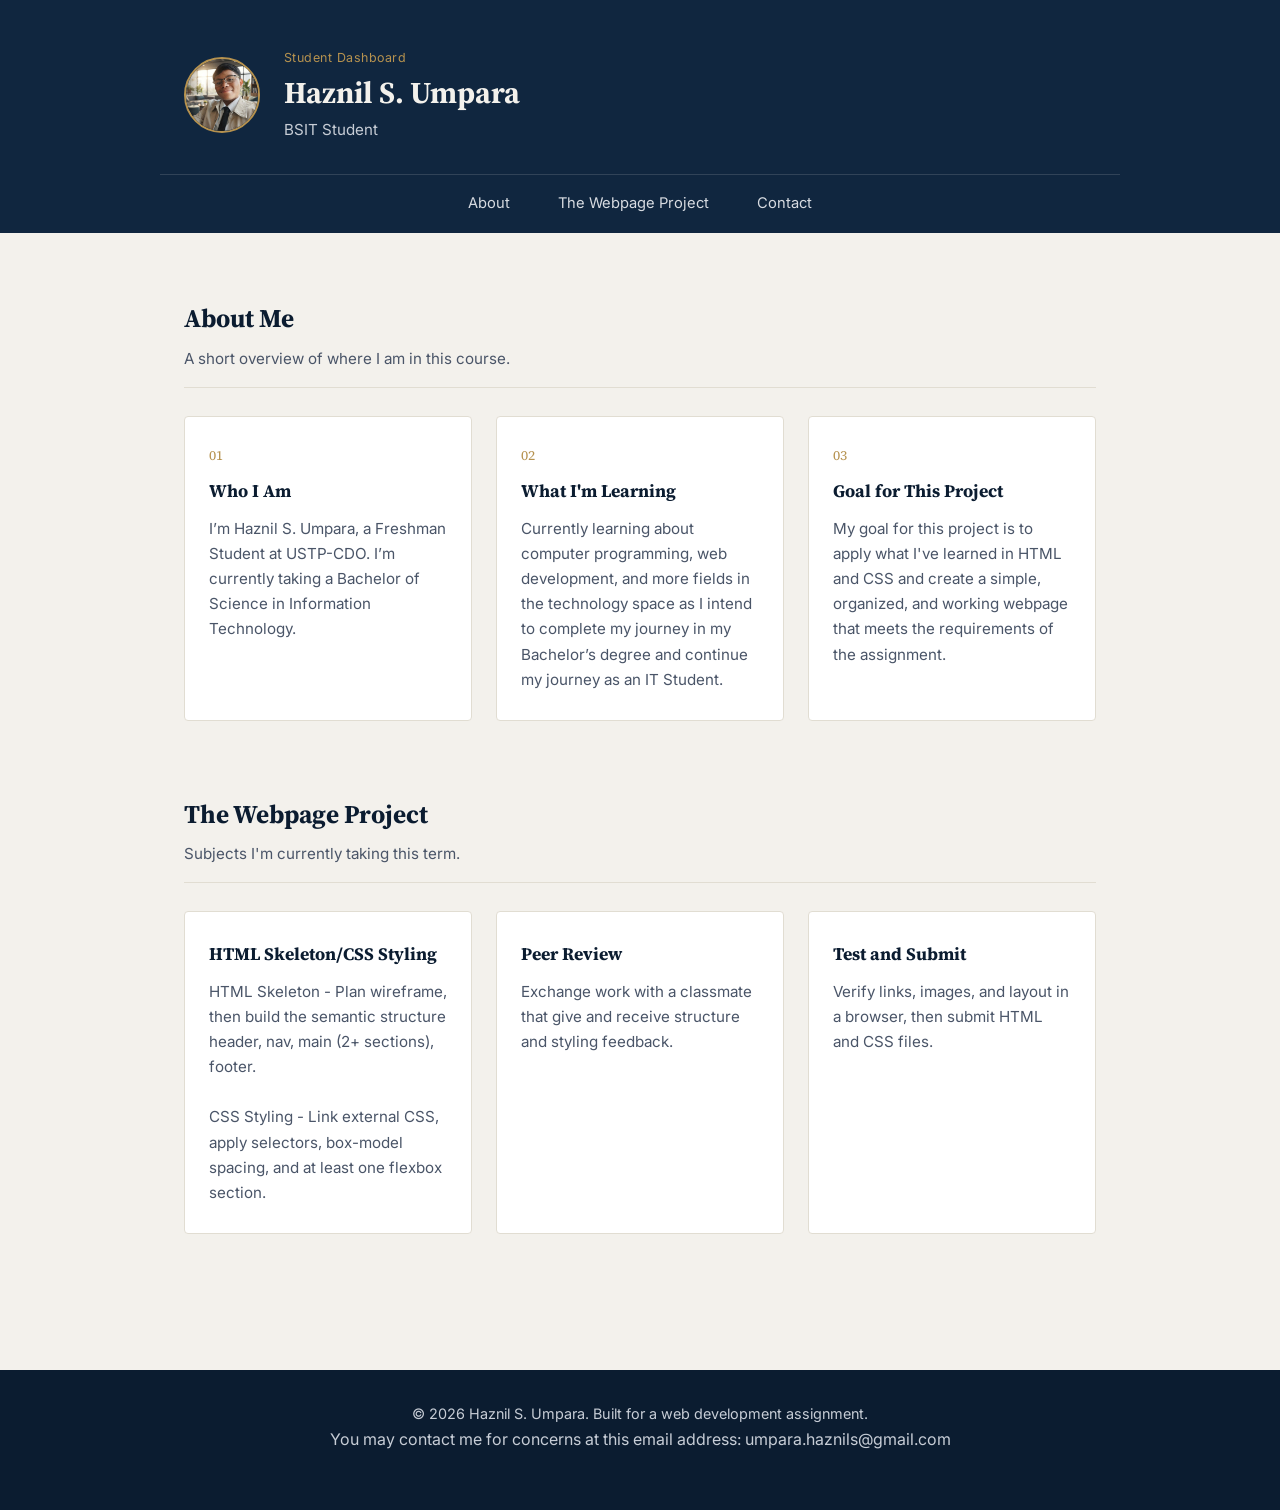
<file: index.html>
<!DOCTYPE html>
<html lang="en">
<head>
  <meta charset="UTF-8" />
  <meta name="viewport" content="width=device-width, initial-scale=1.0" />
  <title>Haznil S. Umpara | Student Dashboard</title>
  <link rel="preconnect" href="https://fonts.googleapis.com">
  <link rel="preconnect" href="https://fonts.gstatic.com" crossorigin>
  <link href="https://fonts.googleapis.com/css2?family=Source+Serif+4:wght@500;600;700&family=Inter:wght@400;500;600&display=swap" rel="stylesheet">
  <link rel="stylesheet" href="Haznil S. Umpara.css" />
</head>
<body>
  <header class="site-header">
    <div class="header-inner">
      <img
        class="avatar"
        src="Photo.jpg"alt="My Photo"/>
      <div class="header-text">
        <p class="eyebrow">Student Dashboard</p>
        <h1>Haznil S. Umpara</h1>
        <p class="role">BSIT Student</p>
      </div>
    </div>

    <nav class="site-nav">
      <a href="#about">About</a>
      <a href="#courses">The Webpage Project</a>
      <a href="#footer-links">Contact</a>
    </nav>
  </header>

  <main>

    <section id="about" class="section about-section">
      <div class="section-head">
        <h2>About Me</h2>
        <p class="section-sub">A short overview of where I am in this course.</p>
      </div>

      <div class="about-flex">
        <div class="about-card">
          <span class="card-index">01</span>
          <h3>Who I Am</h3>
          <p>I’m Haznil S. Umpara, a Freshman Student at USTP-CDO. I’m currently taking a Bachelor of Science in Information Technology.</p>
        </div>
        <div class="about-card">
          <span class="card-index">02</span>
          <h3>What I'm Learning</h3>
          <p>
Currently learning about computer programming, web development, and more fields in the technology space as I intend to complete my journey in my Bachelor’s degree and continue my journey as an IT Student.          </p>
        </div>
        <div class="about-card">
          <span class="card-index">03</span>
          <h3>Goal for This Project</h3>
          <p>
           My goal for this project is to apply what I've learned in HTML and CSS and create a simple, organized, and working webpage that meets the requirements of the assignment.
          </p>
        </div>
      </div>
    </section>

    <section id="courses" class="section courses-section">
      <div class="section-head">
        <h2>The Webpage Project</h2>
        <p class="section-sub">Subjects I'm currently taking this term.</p>
      </div>

      <div class="courses-flex">
        <article class="course-card">
          <h3>HTML Skeleton/CSS Styling</h3>
          <p>HTML Skeleton - Plan wireframe, then build the semantic structure header, nav, main (2+ sections), footer.<br><br> CSS Styling - Link external CSS, apply selectors, box-model spacing, and at least one flexbox section.</p>
        </article>
        <article class="course-card">
          <h3>Peer Review</h3>
          <p>Exchange work with a classmate that give and receive structure and styling feedback.</p>
        </article>
        <article class="course-card">
          <h3>Test and Submit</h3>
          <p>Verify links, images, and layout in a browser, then submit HTML and CSS files.</p>
        </article>
      </div>
    </section>

  </main>

  <footer id="footer-links" class="site-footer">
    <div class="footer-inner">
      <p>&copy; 2026 Haznil S. Umpara. Built for a web development assignment. <ol>You may contact me for concerns at this email address: umpara.haznils@gmail.com</ol></p>
      <a href="https://developer.mozilla.org/en-US/docs/Web/HTML" target="_blank" rel="noopener">
      </a>
    </div>
  </footer>

</body>
</html>
</file>
<file: Haznil S. Umpara.css>
* {
  box-sizing: border-box;
  margin: 0;
  padding: 0;
}

:root {
  --ink: #1b2430;
  --ink-soft: #4a5568;
  --paper: #f3f1ec;
  --navy: #10263f;
  --navy-deep: #0b1c30;
  --gold: #b6924f;
  --card-bg: #ffffff;
  --border: #e1ddd2;
}

body {
  font-family: "Inter", "Segoe UI", Helvetica, Arial, sans-serif;
  background-color: var(--paper);
  color: var(--ink);
  line-height: 1.65;
    
}

h1, h2, h3 {
  font-family: "Source Serif 4", Georgia, serif;
  color: var(--navy-deep);
}


.site-header {
  background-color: var(--navy);
  color: var(--paper);
}

.header-inner {
  display: flex;
  align-items: center;
  gap: 24px;
  max-width: 960px;
  margin: 0 auto;
  padding: 48px 24px 32px 24px;
}

.avatar {
  width: 76px;
  height: 76px;
  border-radius: 50%;
  border: 2px solid var(--gold);
  flex-shrink: 0;
}

.eyebrow {
  font-size: 0.78rem;
  letter-spacing: 0.04em;
  color: var(--gold);
  margin-bottom: 6px;
}

.header-text h1 {
  font-size: 1.9rem;
  color: var(--paper);
  line-height: 1.2;
}

.role {
  margin-top: 6px;
  font-size: 0.95rem;
  color: #c7cdd6;
}


.site-nav {
  display: flex;
  justify-content: center;
  gap: 40px;
  max-width: 960px;
  margin: 0 auto;
  border-top: 1px solid rgba(243, 241, 236, 0.14);
}

.site-nav a {
  color: #d7dbe1;
  text-decoration: none;
  padding: 16px 4px;
  font-size: 0.92rem;
  border-bottom: 2px solid transparent;
}

.site-nav a:hover,
.site-nav a:focus {
  color: var(--paper);
  border-bottom-color: var(--gold);
}


main {
  max-width: 960px;
  margin: 0 auto;
  padding: 64px 24px;
}

.section {
  margin-bottom: 72px;
}

.section-head {
  margin-bottom: 28px;
  border-bottom: 1px solid var(--border);
  padding-bottom: 16px;
}

.section-head h2 {
  font-size: 1.6rem;
}

.section-sub {
  margin-top: 6px;
  color: var(--ink-soft);
  font-size: 0.95rem;
}

.about-flex,
.courses-flex {
  display: flex;
  flex-wrap: wrap;
  gap: 24px;
}

.about-card,
.course-card {
  background-color: var(--card-bg);
  border: 1px solid var(--border);
  border-radius: 4px;
  padding: 28px 24px;
  flex: 1 1 260px;
}

.card-index {
  display: block;
  font-family: "Source Serif 4", Georgia, serif;
  font-size: 0.85rem;
  color: var(--gold);
  margin-bottom: 10px;
}

.about-card h3,
.course-card h3 {
  font-size: 1.1rem;
  margin-bottom: 10px;
}

.about-card p,
.course-card p {
  color: var(--ink-soft);
  font-size: 0.95rem;
}


.site-footer {
  background-color: var(--navy-deep);
  color: #c7cdd6;
}

.footer-inner {
  max-width: 960px;
  margin: 0 auto;
  padding: 32px 24px;
  text-align: center;
}

.site-footer p {
  font-size: 0.9rem;
}

.site-footer a {
  display: inline-block;
  margin-top: 10px;
  color: var(--gold);
  font-size: 0.9rem;
}

   
@media (max-width: 600px) {
  .header-inner {
    flex-direction: column;
    text-align: center;
  }

  .site-nav {
    flex-wrap: wrap;
    gap: 20px;
  }
}
</file>
